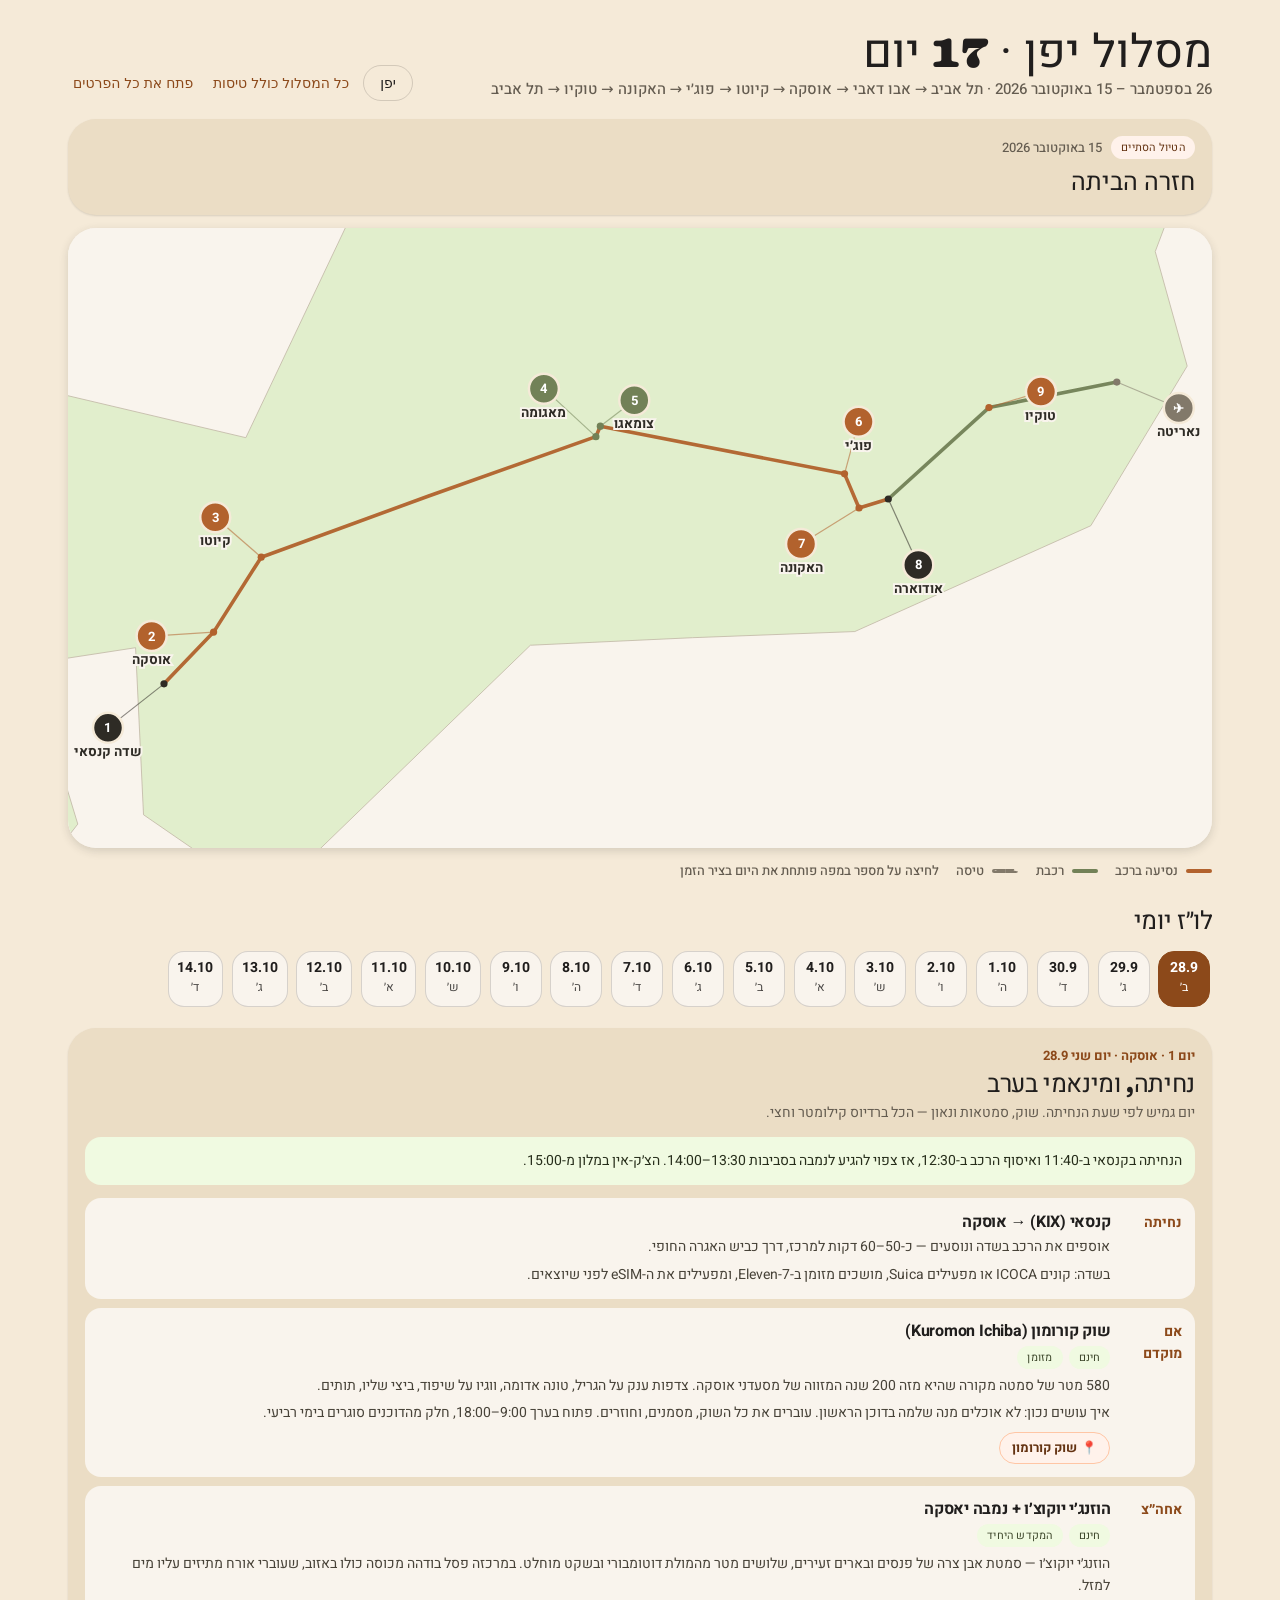
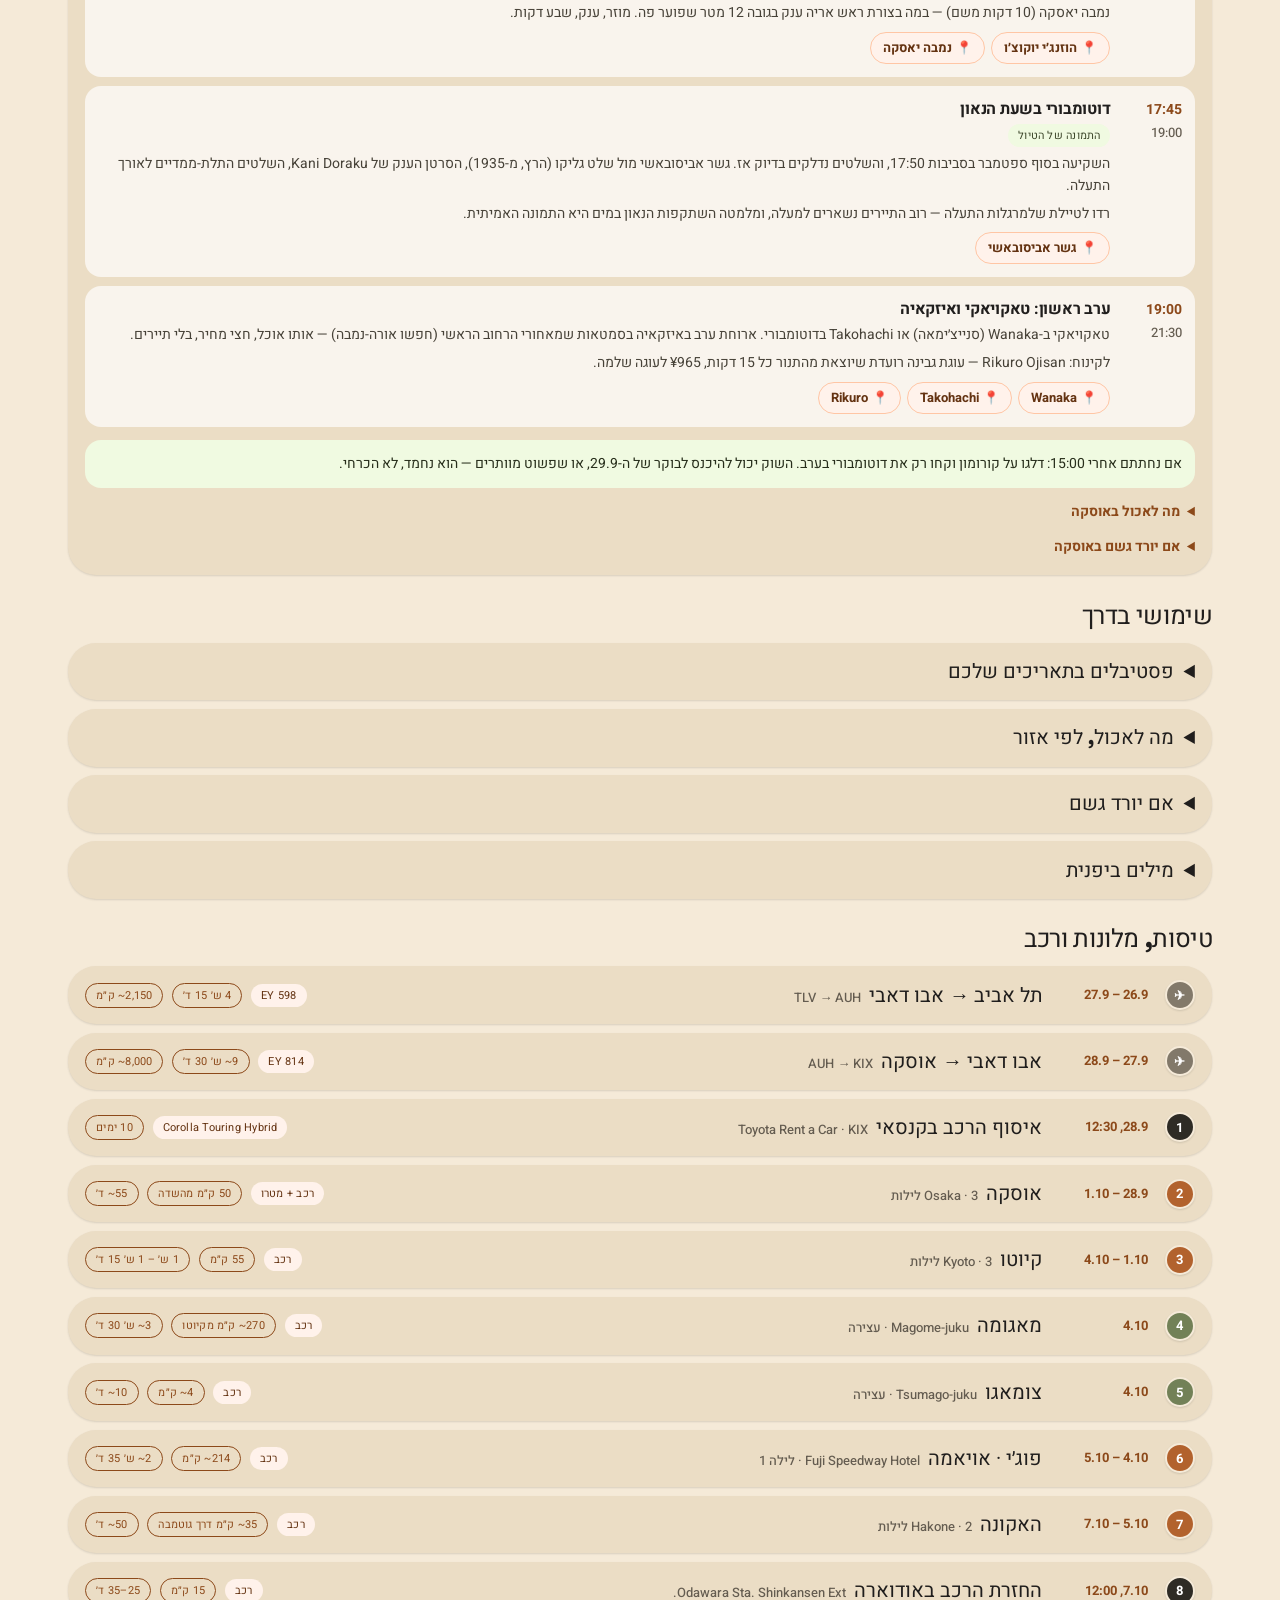
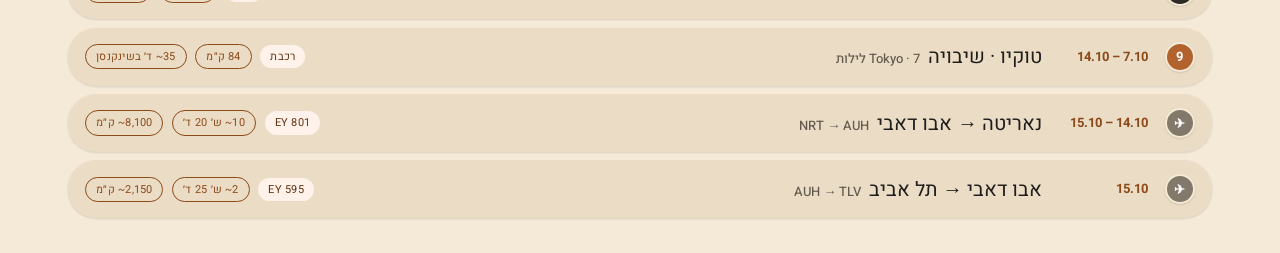
<file: site/index.html>
<!DOCTYPE html>
<html lang="he" dir="rtl">
<head>
<meta charset="utf-8">
<meta name="viewport" content="width=device-width, initial-scale=1, viewport-fit=cover">
<title>מסלול יפן · 26.9–15.10.2026</title>
<meta name="description" content="מפת מסלול אינטראקטיבית לטיול ביפן, 26 בספטמבר עד 15 באוקטובר 2026 — טיסות, נסיעות, מלונות ופרטי השכרת הרכב. עובדת בלי רשת.">
<meta name="color-scheme" content="light">
<!-- A public URL is the only way to install a PWA, but the trip does not
     belong in search results. -->
<meta name="robots" content="noindex, nofollow">
<meta name="theme-color" content="#f5ead8">
<link rel="manifest" href="manifest.webmanifest">
<link rel="icon" href="favicon.svg" type="image/svg+xml">
<!-- iOS reads neither the manifest's icons nor its display mode. -->
<link rel="apple-touch-icon" href="icons/apple-touch-icon.png">
<meta name="apple-mobile-web-app-capable" content="yes">
<meta name="apple-mobile-web-app-status-bar-style" content="default">
<meta name="apple-mobile-web-app-title" content="מסלול יפן">
<link rel="stylesheet" href="css/fonts.css">
<link rel="stylesheet" href="css/tokens.css">
<link rel="stylesheet" href="css/app.css">
</head>
<body>
<main class="wrap">
  <header class="top">
    <div>
      <h1>מסלול יפן · 17 יום</h1>
      <div class="sub">26 בספטמבר – 15 באוקטובר 2026 · תל אביב → אבו דאבי → אוסקה → קיוטו → פוג׳י → האקונה → טוקיו → תל אביב</div>
    </div>
    <!-- The long labels are the design's; the short ones keep the row from
         wrapping three deep on a phone. Only one of each pair is ever rendered. -->
    <div class="controls">
      <button type="button" class="btn btn-secondary" id="todayJump" hidden>היום</button>
      <button type="button" class="btn btn-secondary" id="viewJapan" aria-pressed="true">יפן</button>
      <button type="button" class="btn btn-ghost" id="viewWorld" aria-pressed="false">
        <span class="label-long">כל המסלול כולל טיסות</span><span class="label-short">כל המסלול</span>
      </button>
      <button type="button" class="btn btn-ghost" id="toggleAll" aria-controls="timeline" aria-expanded="false">
        <span class="label-long">פתח את כל הפרטים</span><span class="label-short">פתח הכל</span>
      </button>
    </div>
  </header>

  <div id="today"></div>

  <div id="mapbox"></div>
  <p id="mapStatus" class="sr-only" role="status" aria-live="polite">תצוגת יפן</p>

  <div class="legend">
    <span><i class="swatch swatch-car"></i> נסיעה ברכב</span>
    <span><i class="swatch swatch-train"></i> רכבת</span>
    <span><i class="swatch swatch-flight"></i> טיסה</span>
    <span>לחיצה על מספר במפה פותחת את היום בציר הזמן</span>
  </div>

  <section class="plan" id="plan" aria-labelledby="planTitle">
    <h2 class="section-title" id="planTitle">לו״ז יומי</h2>
    <div class="plan-days" id="planDays" role="tablist" aria-label="בחירת יום"></div>
    <div class="plan-day" id="planDay" role="tabpanel"></div>
  </section>

  <section id="extrasSection" aria-labelledby="extrasTitle">
    <h2 class="section-title" id="extrasTitle">שימושי בדרך</h2>
    <div id="extras"></div>
  </section>

  <h2 class="section-title">טיסות, מלונות ורכב</h2>
  <div class="tl" id="timeline"></div>
</main>

<!-- d3-geo (with its d3-array dependency) supplies the Mercator projection and
     the path generator; countries.js is the pre-converted Natural Earth
     geometry. All four are local — see tools/vendor-assets.mjs. -->
<script src="vendor/d3-array.min.js"></script>
<script src="vendor/d3-geo.min.js"></script>
<script src="data/countries.js"></script>
<script src="js/itinerary.js"></script>
<script src="js/days.js"></script>
<script src="js/guide.js"></script>
<script src="js/timeline.js"></script>
<script src="js/map.js"></script>
<script src="js/plan.js"></script>
<script src="js/extras.js"></script>
<script src="js/today.js"></script>
<script src="js/app.js"></script>
</body>
</html>
</file>
<file: site/css/fonts.css>
/* Self-hosted webfonts — the prototype linked fonts.googleapis.com, this ships
   the same faces from ./fonts so the itinerary renders with no network.
   Files and unicode ranges come from @fontsource; both families are SIL OFL 1.1
   (see fonts/LICENSE-Heebo.txt and fonts/LICENSE-Caprasimo.txt).
   Regenerate the files with `node tools/vendor-assets.mjs`. */

/* — Heebo: Hebrew body and UI text, weights 400/500/700 — */
@font-face {
  font-family: 'Heebo';
  font-style: normal;
  font-weight: 400;
  font-display: swap;
  src: url(../fonts/heebo-hebrew-400-normal.woff2) format('woff2');
  unicode-range: U+0307-0308, U+0590-05FF, U+200C-2010, U+20AA, U+25CC, U+FB1D-FB4F;
}
@font-face {
  font-family: 'Heebo';
  font-style: normal;
  font-weight: 400;
  font-display: swap;
  src: url(../fonts/heebo-latin-400-normal.woff2) format('woff2');
  unicode-range: U+0000-00FF, U+0131, U+0152-0153, U+02BB-02BC, U+02C6, U+02DA, U+02DC, U+0304, U+0308, U+0329, U+2000-206F, U+20AC, U+2122, U+2191, U+2193, U+2212, U+2215, U+FEFF, U+FFFD;
}
@font-face {
  font-family: 'Heebo';
  font-style: normal;
  font-weight: 500;
  font-display: swap;
  src: url(../fonts/heebo-hebrew-500-normal.woff2) format('woff2');
  unicode-range: U+0307-0308, U+0590-05FF, U+200C-2010, U+20AA, U+25CC, U+FB1D-FB4F;
}
@font-face {
  font-family: 'Heebo';
  font-style: normal;
  font-weight: 500;
  font-display: swap;
  src: url(../fonts/heebo-latin-500-normal.woff2) format('woff2');
  unicode-range: U+0000-00FF, U+0131, U+0152-0153, U+02BB-02BC, U+02C6, U+02DA, U+02DC, U+0304, U+0308, U+0329, U+2000-206F, U+20AC, U+2122, U+2191, U+2193, U+2212, U+2215, U+FEFF, U+FFFD;
}
@font-face {
  font-family: 'Heebo';
  font-style: normal;
  font-weight: 700;
  font-display: swap;
  src: url(../fonts/heebo-hebrew-700-normal.woff2) format('woff2');
  unicode-range: U+0307-0308, U+0590-05FF, U+200C-2010, U+20AA, U+25CC, U+FB1D-FB4F;
}
@font-face {
  font-family: 'Heebo';
  font-style: normal;
  font-weight: 700;
  font-display: swap;
  src: url(../fonts/heebo-latin-700-normal.woff2) format('woff2');
  unicode-range: U+0000-00FF, U+0131, U+0152-0153, U+02BB-02BC, U+02C6, U+02DA, U+02DC, U+0304, U+0308, U+0329, U+2000-206F, U+20AC, U+2122, U+2191, U+2193, U+2212, U+2215, U+FEFF, U+FFFD;
}

/* — Caprasimo: the display face. Latin only, so Hebrew headings fall through
     to Heebo by design — that fallback is what the prototype rendered too. — */
@font-face {
  font-family: 'Caprasimo';
  font-style: normal;
  font-weight: 400;
  font-display: swap;
  src: url(../fonts/caprasimo-latin-400-normal.woff2) format('woff2');
  unicode-range: U+0000-00FF, U+0131, U+0152-0153, U+02BB-02BC, U+02C6, U+02DA, U+02DC, U+0304, U+0308, U+0329, U+2000-206F, U+20AC, U+2122, U+2191, U+2193, U+2212, U+2215, U+FEFF, U+FFFD;
}
@font-face {
  font-family: 'Caprasimo';
  font-style: normal;
  font-weight: 400;
  font-display: swap;
  src: url(../fonts/caprasimo-latin-ext-400-normal.woff2) format('woff2');
  unicode-range: U+0100-02BA, U+02BD-02C5, U+02C7-02CC, U+02CE-02D7, U+02DD-02FF, U+0304, U+0308, U+0329, U+1D00-1DBF, U+1E00-1E9F, U+1EF2-1EFF, U+2020, U+20A0-20AB, U+20AD-20C0, U+2113, U+2C60-2C7F, U+A720-A7FF;
}
</file>
<file: site/css/tokens.css>
/* Organic — design-system tokens and component classes. This file is the source of truth for the system's look; retune it here and see readme.md. */

/* Verbatim copy of the Organic design system's styles.css, with one change: the
   upstream @import of fonts.googleapis.com is gone. The faces are self-hosted in
   fonts.css, which index.html loads first. Only Caprasimo is shipped — this page
   sets Heebo ahead of --font-body everywhere, so Figtree is never reached. */

:root {
  --color-bg: #f5ead8;
  --color-surface: #ebddc5;
  --color-text: #201e1d;
  --color-accent: #c67139;
  --color-accent-2: #7a8a5e;
  --color-divider: color-mix(in srgb, #201e1d 16%, transparent);

  /* Tonal ramps — generated in OKLCH on one shared lightness scale, so the
     same step of any role matches the others in visual value. */
  --color-neutral-100: #f9f4ed;
  --color-neutral-200: #eee7db;
  --color-neutral-300: #dcd3c4;
  --color-neutral-400: #c0b6a5;
  --color-neutral-500: #a19786;
  --color-neutral-600: #82796a;
  --color-neutral-700: #645c50;
  --color-neutral-800: #474238;
  --color-neutral-900: #2e2b25;

  --color-accent-100: #fff2eb;
  --color-accent-200: #ffe1d0;
  --color-accent-300: #ffc6a5;
  --color-accent-400: #f6a06b;
  --color-accent-500: #d67f48;
  --color-accent-600: #b2622d;
  --color-accent-700: #8c491a;
  --color-accent-800: #643312;
  --color-accent-900: #402310;

  --color-accent-2-100: #f0fae1;
  --color-accent-2-200: #e1eecc;
  --color-accent-2-300: #ccdbb2;
  --color-accent-2-400: #aebf92;
  --color-accent-2-500: #8fa073;
  --color-accent-2-600: #728157;
  --color-accent-2-700: #56633f;
  --color-accent-2-800: #3d472b;
  --color-accent-2-900: #272e1b;

  --font-heading: "Caprasimo", system-ui, sans-serif;
  --font-heading-weight: 400;
  --font-body: "Figtree", system-ui, sans-serif;

  --space-1: 4.4px;
  --space-2: 8.8px;
  --space-3: 13.2px;
  --space-4: 17.6px;
  --space-6: 26.4px;
  --space-8: 35.2px;

  --radius-sm: 8px;
  --radius-md: 16px;
  --radius-lg: 28px;

  /* Elevation — derived from the ground: soft ink-tinted shadows on a
     light theme, a hairline edge + ambient darkness on a dark one. */
  --shadow-sm: 0 1px 2px color-mix(in srgb, #2e2b25 14%, transparent);
  --shadow-md: 0 3px 10px color-mix(in srgb, #2e2b25 16%, transparent);
  --shadow-lg: 0 12px 32px color-mix(in srgb, #2e2b25 22%, transparent);
}

body {
  background: var(--color-bg);
  color: var(--color-text);
  font-family: var(--font-body);
}
h1, h2, h3, h4 { font-family: var(--font-heading); font-weight: var(--font-heading-weight); }

.washed{filter:saturate(0.6) contrast(0.85) brightness(1.1) opacity(0.94)}

/* ══════════════════════════════════════════════════════════════════════════
   Components — built with the tokens above. Plain CSS
   on plain HTML: no JavaScript, no build step. Each class is documented in
   readme.md and demonstrated in foundations/ and components/.
   ══════════════════════════════════════════════════════════════════════ */

*, *::before, *::after { box-sizing: border-box; }
body { margin: 0; font-size: 15px; line-height: 1.55; font-weight: 400; }
h1, h2, h3, h4, h5, h6 {
  font-family: var(--font-heading); font-weight: var(--font-heading-weight);
  line-height: 1.12; letter-spacing: -0.015em; margin: 0 0 var(--space-2);
}
h1 { font-size: 42px; }
h2 { font-size: 32px; }
h3 { font-size: 25px; }
h4 { font-size: 20px; }
h5 { font-size: 16px; }
h6 { font-size: 13px; }
h6 { letter-spacing: 0.08em; text-transform: uppercase; }
p { margin: 0 0 var(--space-3); }
a { color: var(--color-accent); text-underline-offset: 3px; }
img { display: block; max-width: 100%; }
figure { margin: 0; }
figcaption {
  font-size: 11px; margin-top: var(--space-1);
  color: color-mix(in srgb, var(--color-text) 55%, transparent);
}
.text-muted { color: color-mix(in srgb, var(--color-text) 55%, transparent); }
:focus { outline: none; }
:focus-visible { outline: 2px solid var(--color-accent); outline-offset: 2px; }
::selection { background: color-mix(in srgb, var(--color-accent) 30%, transparent); }

/* — rules — */
.hr {
  height: 1px; border: 0; margin: var(--space-4) 0;
  background: var(--color-divider);
}

/* — buttons — */
.btn {
  display: inline-flex; align-items: center; justify-content: center; gap: 6px;
  cursor: pointer; text-decoration: none;
  font-family: var(--font-heading); font-weight: var(--font-heading-weight);
  font-size: 14px; line-height: 1.2; color: var(--color-text); /* matches the .input's 14px —
     the pair sits side by side in sign-up rows */
  background: transparent; border: 1px solid transparent;
  padding: var(--space-2) calc(var(--space-3) * 1.2);
  border-radius: var(--radius-md);
}
.btn svg { display: block; }
.btn:disabled { opacity: 0.45; cursor: not-allowed; }
.btn-primary { background: var(--color-accent); color: var(--color-bg); }
.btn-primary:hover { background: var(--color-accent-600); }
.btn-primary:active { background: var(--color-accent-700); }
.btn-secondary { border-color: var(--color-divider); }
.btn-secondary:hover { background: color-mix(in srgb, var(--color-text) 7%, transparent); }
.btn-secondary:active { background: color-mix(in srgb, var(--color-text) 14%, transparent); }
.btn-ghost { color: var(--color-accent); padding-inline: var(--space-1); }
.btn-ghost:hover { background: color-mix(in srgb, var(--color-accent) 10%, transparent); }
.btn-ghost:active { background: color-mix(in srgb, var(--color-accent) 18%, transparent); }
.btn-icon { width: 36px; height: 36px; padding: 0; }
.btn-block { width: 100%; margin-top: var(--space-2); }

/* — forms — */
.field > label {
  display: block; font-size: 12px; margin-bottom: 5px;
  color: color-mix(in srgb, var(--color-text) 70%, transparent);
}
.input {
  width: 100%; min-height: 36px; padding: 6px 10px; font: inherit;
  font-size: 14px; color: var(--color-text); caret-color: var(--color-accent);
  background: var(--color-surface);
  border: 1px solid var(--color-divider); border-radius: var(--radius-md);
}
.input:hover { border-color: color-mix(in srgb, var(--color-text) 45%, transparent); }
.input:focus-visible { border-color: var(--color-accent); outline-offset: 0; }
textarea.input { min-height: 90px; resize: vertical; }
.radio { display: inline-flex; align-items: center; gap: 8px; cursor: pointer; font-size: 14px; }
.radio input, .seg-opt input {
  position: absolute; opacity: 0; width: 0; height: 0; pointer-events: none;
}
.radio .dot {
  width: 16px; height: 16px; flex: none; border-radius: 50%;
  border: 1.5px solid var(--color-divider);
}
.radio:hover .dot { border-color: var(--color-accent); }
.radio input:checked + .dot {
  border-color: var(--color-accent); background: var(--color-accent);
  box-shadow: inset 0 0 0 4px var(--color-bg);
}
.radio input:focus-visible + .dot { outline: 2px solid var(--color-accent); outline-offset: 2px; }
.seg {
  display: inline-flex; overflow: hidden;
  border: 1px solid var(--color-divider); border-radius: var(--radius-md);
}
.seg-opt {
  display: inline-flex; align-items: center; gap: 6px;
  padding: 7px 12px; font-size: 13px; cursor: pointer;
}
.seg-opt + .seg-opt { border-left: 1px solid var(--color-divider); }
.seg-opt:has(input:checked) { background: var(--color-accent); color: var(--color-bg); }
.seg-opt:not(:has(input:checked)):hover { background: color-mix(in srgb, var(--color-text) 7%, transparent); }
.seg-opt:has(input:focus-visible) { outline: 2px solid var(--color-accent); outline-offset: -2px; }

/* — cards — */
.card {
  display: flex; flex-direction: column; gap: var(--space-2);
  padding: var(--space-3); border-radius: var(--radius-md); background: var(--color-surface);
}
.card-kicker { font-size: 10px; letter-spacing: 0.1em; text-transform: uppercase; color: var(--color-accent); }
.card-title {
  font-family: var(--font-heading); font-weight: var(--font-heading-weight);
  font-size: 17px; line-height: 1.2;
}
.card-body { margin: 0; font-size: 13px; opacity: 0.8; flex: 1; }
.card-meta {
  display: flex; align-items: center; gap: 6px; font-size: 11px;
  color: color-mix(in srgb, var(--color-text) 50%, transparent);
}
.elev-sm { box-shadow: var(--shadow-sm); }
.elev-md { box-shadow: var(--shadow-md); }
.elev-lg { box-shadow: var(--shadow-lg); }

/* — tags — */
.tag {
  display: inline-flex; align-items: center; font-size: 11px;
  letter-spacing: 0.02em; padding: 3px 10px;
  border-radius: calc(var(--radius-md) * 0.75);
}
.tag-accent { background: var(--color-accent-100); color: var(--color-accent-800); }
.tag-accent-2 { background: var(--color-accent-2-100); color: var(--color-accent-2-800); }
.tag-neutral { background: var(--color-neutral-100); color: var(--color-neutral-800); }
.tag-outline { border: 1px solid var(--color-accent); color: var(--color-accent); }

/* — navigation — */
.nav {
  display: flex; align-items: center; gap: var(--space-4);
  padding: var(--space-3) var(--space-4);
  border-bottom: none;
}
.nav-brand {
  font-family: var(--font-heading); font-weight: var(--font-heading-weight);
  font-size: 18px; margin-right: auto;
}
.nav a { color: inherit; text-decoration: none; font-size: 14px; }
.nav a:hover, .nav a[aria-current='page'] { color: var(--color-accent); }

/* — tables — */
.table { width: 100%; border-collapse: collapse; font-size: 14px; }
.table th {
  text-align: left; font-size: 11px; letter-spacing: 0.08em; text-transform: uppercase;
  color: color-mix(in srgb, var(--color-text) 60%, transparent);
  padding: var(--space-2); border-bottom: 1px solid var(--color-divider);
}
.table td {
  padding: var(--space-2);
  border-bottom: 1px solid color-mix(in srgb, var(--color-text) 8%, transparent);
}
.table tbody tr:hover { background: color-mix(in srgb, var(--color-text) 4%, transparent); }

/* — dialog — */
.dialog-backdrop {
  position: fixed; inset: 0; display: grid; place-items: center;
  padding: var(--space-4);
  background: color-mix(in srgb, var(--color-neutral-900) 50%, transparent);
}
.dialog {
  width: min(440px, 100%); display: flex; flex-direction: column; gap: var(--space-3);
  padding: var(--space-4); border-radius: var(--radius-lg);
  background: var(--color-surface); box-shadow: var(--shadow-lg);
}
.dialog-title {
  font-family: var(--font-heading); font-weight: var(--font-heading-weight);
  font-size: 20px;
}
.dialog-body { font-size: 14px; opacity: 0.85; }
.dialog-actions { display: flex; justify-content: flex-end; gap: var(--space-2); margin-top: var(--space-2); }

/* — rounded frame: everything softens, small controls go pill — */
.card, .dialog { border-radius: calc(var(--radius-lg) * 1.15); }
.btn, .tag, .seg, .input { border-radius: 999px; }
.input { padding-inline: 14px; }
</file>
<file: site/css/app.css>
/* Route map — page styles.
   Everything here builds on css/tokens.css; no colour, spacing, radius or
   shadow is hard-coded. The map's SVG is styled through classes rather than
   attributes for the same reason, so the palette lives in one place. */

body { font-family: "Heebo", var(--font-body); background: var(--color-bg); }
h1, h2, h3, h4 { font-family: "Caprasimo", "Heebo", sans-serif; }

.wrap { max-width: 1180px; margin: 0 auto; padding: var(--space-6) var(--space-4) var(--space-8); }

.sr-only {
  position: absolute; width: 1px; height: 1px; margin: -1px; padding: 0;
  overflow: hidden; clip-path: inset(50%); white-space: nowrap; border: 0;
}

/* — header — */
header.top {
  display: flex; flex-wrap: wrap; align-items: flex-end; gap: var(--space-4);
  justify-content: space-between; margin-bottom: var(--space-4);
}
header.top h1 { font-size: clamp(30px, 4.6vw, 46px); margin: 0; letter-spacing: 0; }
.sub { font-size: 15px; color: var(--color-neutral-700); font-weight: 500; }
.controls { display: flex; flex-wrap: wrap; gap: var(--space-2); align-items: center; }
.label-short { display: none; }
/* The system's .btn is display:inline-flex, which outranks the UA rule for the
   hidden attribute — without this the "היום" button shows outside the trip. */
.btn[hidden] { display: none; }

/* — today —
   The first thing the app shows: where the trip is on the device's date. It is
   a button whenever there is a stage to jump to, a plain panel otherwise. */
.today-card {
  display: grid; gap: var(--space-2); width: 100%;
  margin-bottom: var(--space-3);
  padding: var(--space-4); border: 0; border-radius: var(--radius-lg);
  background: var(--color-surface); box-shadow: var(--shadow-sm);
  font: inherit; color: var(--color-text); text-align: right;
}
.today-card.is-link { cursor: pointer; }
.today-card.is-link:hover { background: color-mix(in srgb, var(--color-accent) 10%, transparent); }
.today-card.is-link:focus-visible { outline: 2px solid var(--color-accent); outline-offset: 2px; }
.today-head { display: flex; align-items: center; gap: var(--space-2); flex-wrap: wrap; }
.today-date { font-size: 13px; font-weight: 500; color: var(--color-neutral-700); }
.today-title { font-family: "Caprasimo", "Heebo", sans-serif; font-size: 25px; line-height: 1.15; }
.today-title small {
  font-family: "Heebo", sans-serif; font-weight: 500; font-size: 13px;
  color: var(--color-neutral-700); margin-inline-start: 8px;
}
.today-lines { display: grid; gap: 2px; font-size: 14px; color: var(--color-neutral-800); }

/* The stage the date falls in keeps its ring on the map whether or not it is
   also the selected one, so "today" and "what I just tapped" stay distinct. */
.today-ring { fill: none; stroke: var(--color-text); stroke-width: 1.5; stroke-opacity: 0.55; }

/* — map — */
#mapbox {
  background: var(--color-neutral-100); border-radius: var(--radius-lg);
  box-shadow: var(--shadow-md); overflow: hidden;
}
#mapbox svg { display: block; width: 100%; height: auto; touch-action: pan-y; }

.map-bg { fill: var(--color-neutral-100); }
.map-land { fill: var(--color-accent-2-200); stroke: var(--color-neutral-400); stroke-width: 0.8; }

.leg { fill: none; stroke-linecap: round; }
.leg-car { stroke: var(--color-accent-600); stroke-width: 3.6; stroke-opacity: 0.95; }
.leg-train { stroke: var(--color-accent-2-600); stroke-width: 3.6; stroke-opacity: 0.95; }
.leg-flight { stroke: var(--color-neutral-600); stroke-width: 2.5; stroke-opacity: 0.8; stroke-dasharray: 7 9; }

/* Each stage kind publishes its colour once, as a custom property the pin, the
   map badge and the leader line all read. */
.kind-city { --pin-color: var(--color-accent-600); }
.kind-stop { --pin-color: var(--color-accent-2-600); }
.kind-car { --pin-color: var(--color-neutral-900); }
.kind-flight { --pin-color: var(--color-neutral-600); }

/* The numerals sit on the filled pin. Organic has no pure-white role, and the
   cream ground tokens are too close to the terracotta and sage fills to stay
   legible at 13px, so white is named once here rather than inline everywhere. */
:root { --pin-ink: #fff; }

.pinbadge { cursor: pointer; }
.pinbadge .hit { fill: transparent; stroke: none; }
.map-pins .dot { fill: var(--pin-color); }
.map-pins .leader { stroke: var(--pin-color); stroke-width: 1.2; stroke-opacity: 0.55; }
/* r is set as an attribute in map.js; this only animates the hover growth,
   which needs the CSS `r` property and degrades to no animation without it. */
.pinbadge .badge {
  fill: var(--pin-color);
  stroke: var(--color-bg); stroke-width: 2.5;
  transition: r 0.15s ease;
}
.pinbadge .badge-text {
  fill: var(--pin-ink); font-family: "Heebo", sans-serif; font-weight: 700; font-size: 13px;
  pointer-events: none;
}
.pinbadge .pin-label {
  fill: var(--color-neutral-900); font-family: "Heebo", sans-serif; font-weight: 700; font-size: 13.5px;
  paint-order: stroke; stroke: var(--color-neutral-100); stroke-width: 4;
  pointer-events: none;
}
.pinbadge:hover .badge { r: 17; }
/* The selected stage and keyboard focus both ink the badge outline; focus adds
   a ring on the (otherwise invisible) touch target so it reads at a glance. */
.pinbadge.selected .badge { stroke: var(--color-text); stroke-width: 3; }
.pinbadge:focus { outline: none; }
.pinbadge:focus-visible .hit { stroke: var(--color-text); stroke-width: 2; stroke-dasharray: 3 3; }

.legend {
  display: flex; flex-wrap: wrap; gap: var(--space-4);
  margin: var(--space-3) 0 var(--space-6);
  font-size: 13px; font-weight: 500; color: var(--color-neutral-700);
}
.legend span { display: inline-flex; align-items: center; gap: 8px; }
.swatch { width: 26px; height: 0; border-top-width: 4px; border-top-style: solid; border-radius: 999px; }
.swatch-car { border-top-color: var(--color-accent-600); }
.swatch-train { border-top-color: var(--color-accent-2-600); }
.swatch-flight { border-top-color: var(--color-neutral-600); border-top-style: dashed; }

/* — day-by-day plan — */
.section-title { font-size: 25px; margin: var(--space-6) 0 var(--space-3); }
.plan { margin-bottom: var(--space-4); }
.plan-days {
  display: flex; gap: var(--space-2); overflow-x: auto; scrollbar-width: thin;
  padding: 2px 2px var(--space-2); margin-bottom: var(--space-3);
}
.plan-chip {
  flex: none; display: grid; justify-items: center; gap: 1px; min-width: 52px;
  padding: var(--space-2) var(--space-2); border-radius: var(--radius-md);
  border: 1px solid var(--color-divider); background: var(--color-neutral-100);
  font: inherit; color: var(--color-text); cursor: pointer;
}
.plan-chip:hover { background: color-mix(in srgb, var(--color-accent) 10%, var(--color-neutral-100)); }
.plan-chip:focus-visible { outline: 2px solid var(--color-accent); outline-offset: 2px; }
.plan-chip[aria-selected="true"] { background: var(--color-accent-700); border-color: var(--color-accent-700); color: var(--pin-ink); }
.plan-chip[aria-selected="true"] .plan-chip-day { opacity: 1; }
.plan-chip-date { font-weight: 700; font-size: 14px; line-height: 1.2; }
.plan-chip-day { font-size: 12px; opacity: 0.8; }

.plan-day {
  background: var(--color-surface); border-radius: var(--radius-lg); box-shadow: var(--shadow-sm);
  padding: var(--space-4);
}
.plan-kicker { font-size: 13px; font-weight: 700; color: var(--color-accent-700); }
.plan-title { font-size: 25px; margin: 4px 0; }
.plan-sub { font-size: 14px; color: var(--color-neutral-700); margin: 0; }
.plan-note {
  margin: var(--space-3) 0 0; padding: var(--space-3); border-radius: var(--radius-md);
  background: var(--color-accent-2-100); color: var(--color-accent-2-900); font-size: 14px;
}
.plan-items { list-style: none; margin: var(--space-3) 0 0; padding: 0; display: grid; gap: var(--space-2); }
.plan-item {
  display: grid; grid-template-columns: 58px 1fr; gap: var(--space-3);
  padding: var(--space-3); border-radius: var(--radius-md); background: var(--color-neutral-100);
}
.plan-item.is-now { box-shadow: inset 0 0 0 2px var(--color-accent-600); }
.plan-time {
  display: grid; align-content: start; gap: 2px;
  font-weight: 700; font-size: 14px; color: var(--color-accent-700); font-variant-numeric: tabular-nums;
}
.plan-time span + span { font-weight: 500; color: var(--color-neutral-700); font-size: 13px; }
.plan-body h4 { font-family: "Heebo", sans-serif; font-weight: 700; font-size: 16px; margin: 0 0 4px; line-height: 1.3; }
.plan-body p { font-size: 14px; color: var(--color-neutral-800); margin: 0 0 6px; }
.plan-body p:last-child { margin-bottom: 0; }
.plan-maps { display: flex; flex-wrap: wrap; gap: 6px; margin-top: 8px; }
.plan-map {
  display: inline-flex; align-items: center; gap: 4px; min-height: 32px;
  padding: 4px 12px; border-radius: 999px; text-decoration: none;
  font-size: 13px; font-weight: 600; color: var(--color-accent-800);
  background: var(--color-accent-100); border: 1px solid var(--color-accent-300);
}
.plan-map:hover { background: var(--color-accent-200); }
.plan-map:focus-visible { outline: 2px solid var(--color-accent); outline-offset: 2px; }
.plan-tags { display: flex; flex-wrap: wrap; gap: 6px; margin-bottom: 6px; }
.plan-now { margin-bottom: 4px; }
.today-more { font-size: 14px; font-weight: 700; color: var(--color-accent-700); }

.plan-fest {
  display: block; width: 100%; margin: var(--space-3) 0 0; padding: var(--space-3);
  border: 0; border-radius: var(--radius-md); background: var(--color-accent-100); color: var(--color-accent-900);
  font: inherit; font-size: 14px; text-align: right; cursor: pointer;
}
.plan-fest:hover { background: var(--color-accent-200); }
.plan-fest:focus-visible { outline: 2px solid var(--color-accent); outline-offset: 2px; }
.plan-rain { margin-top: var(--space-3); font-size: 14px; }
.plan-rain summary { cursor: pointer; font-weight: 700; color: var(--color-accent-700); }
.plan-rain ul { margin: 6px 0 0; padding-inline-start: 20px; color: var(--color-neutral-800); }

/* — on the road: festivals, rain, words — */
.extra {
  background: var(--color-surface); border-radius: var(--radius-lg); box-shadow: var(--shadow-sm);
  margin-bottom: var(--space-2);
}
.extra summary {
  cursor: pointer; padding: var(--space-3) var(--space-4); list-style-position: inside;
  font-family: "Caprasimo", "Heebo", sans-serif; font-size: 20px; border-radius: var(--radius-lg);
}
.extra summary:hover { background: color-mix(in srgb, var(--color-accent) 10%, transparent); }
.extra summary:focus-visible { outline: 2px solid var(--color-accent); outline-offset: -3px; }
.extra-body { padding: 0 var(--space-4) var(--space-4); display: grid; gap: var(--space-3); }
.extra-body h4, .fest h3, .rain-city h3 { font-family: "Heebo", sans-serif; font-weight: 700; font-size: 16px; margin: 0 0 4px; }
.extra-body p, .extra-body li { font-size: 14px; color: var(--color-neutral-800); }
.extra-body p { margin: 0 0 6px; }
.extra-body a { font-size: 14px; font-weight: 600; color: var(--color-accent-700); }
.extra-note { margin: 0; }
.fest, .rain-city { background: var(--color-neutral-100); border-radius: var(--radius-md); padding: var(--space-3); }
.fest-head { display: flex; gap: var(--space-2); align-items: center; margin-bottom: 6px; }
.fest-city { font-size: 13px; font-weight: 700; color: var(--color-neutral-700); }
.rain-city ul { margin: 0; padding-inline-start: 20px; }
.food-region { display: grid; gap: var(--space-2); }
.food-region h3 { font-size: 20px; margin: var(--space-2) 0 0; }
.food-region h3 small { font-family: "Heebo", sans-serif; font-size: 13px; font-weight: 500; color: var(--color-neutral-700); margin-inline-start: 6px; }
.dish { background: var(--color-neutral-100); border-radius: var(--radius-md); padding: var(--space-3); }
.dish-ja { font-weight: 500; font-size: 14px; color: var(--color-neutral-700); margin-inline-start: 4px; }
.extra-body .dish-where { font-size: 13px; color: var(--color-neutral-700); margin: 0; }
.words { margin: 0; display: grid; gap: var(--space-2); }
.word { background: var(--color-neutral-100); border-radius: var(--radius-md); padding: var(--space-3); }
.word dt { font-weight: 700; font-size: 17px; }
/* On its own line, large enough to show someone the screen. */
.word-ja { display: block; font-weight: 500; font-size: 18px; color: var(--color-neutral-800); margin-top: 2px; }
.word dd { margin: 2px 0 0; font-size: 14px; color: var(--color-neutral-800); }

/* — timeline — */
.pin {
  width: 28px; height: 28px; border-radius: 999px; display: grid; place-items: center;
  background: var(--pin-color); color: var(--pin-ink);
  font: 700 13px/1 "Heebo", sans-serif;
  box-shadow: var(--shadow-sm); border: 2px solid var(--color-bg);
}
.tl { display: grid; gap: var(--space-2); }
.tl-row { background: var(--color-surface); border-radius: var(--radius-lg); box-shadow: var(--shadow-sm); overflow: hidden; }
.tl-row.active { box-shadow: var(--shadow-md); }
.tl-head {
  display: grid; grid-template-columns: 34px 92px 1fr auto; gap: var(--space-3);
  align-items: center; width: 100%; text-align: right;
  background: none; border: 0; cursor: pointer;
  padding: var(--space-3) var(--space-4); font: inherit; color: var(--color-text);
}
.tl-head:hover { background: color-mix(in srgb, var(--color-accent) 10%, transparent); }
.tl-head:focus-visible { outline: 2px solid var(--color-accent); outline-offset: -3px; }
.tl-head .pin { width: 30px; height: 30px; }
.tl-date { font-size: 13px; font-weight: 700; color: var(--color-accent-700); }
.tl-title { font-family: "Caprasimo", "Heebo", sans-serif; font-size: 20px; }
.tl-title small {
  font-family: "Heebo", sans-serif; font-weight: 500; font-size: 13px;
  color: var(--color-neutral-700); margin-inline-start: 8px;
}
.tl-meta { display: flex; gap: var(--space-2); align-items: center; flex-wrap: wrap; justify-content: flex-end; }
.tl-body {
  display: none;
  padding: 0 var(--space-4) var(--space-4) calc(34px + 92px + var(--space-3) * 2 + var(--space-4));
}
.tl-row.active .tl-body { display: block; }

.tl-days { display: flex; flex-wrap: wrap; gap: var(--space-2); align-items: center; margin: 0 0 var(--space-3); }
/* Not a heading: the rows' own titles are buttons, so a heading here would
   skip levels under the section's h2. */
.tl-days-label {
  width: 100%; margin: 0; font-family: "Heebo", sans-serif; font-size: 11px; font-weight: 700;
  letter-spacing: 0.08em; color: var(--color-neutral-700);
}
.tl-day {
  font: inherit; font-size: 14px; text-align: right; cursor: pointer;
  padding: 6px var(--space-3); border-radius: 999px;
  border: 1px solid var(--color-accent-700); background: var(--color-neutral-100); color: var(--color-accent-800);
}
.tl-day b { font-weight: 700; margin-inline-end: 4px; }
.tl-day:hover { background: var(--color-accent-100); }
.tl-day:focus-visible { outline: 2px solid var(--color-accent); outline-offset: 2px; }
.facts { display: grid; grid-template-columns: repeat(auto-fit, minmax(190px, 1fr)); gap: var(--space-3); }
.fact { background: var(--color-neutral-100); border-radius: var(--radius-md); padding: var(--space-3); }
/* A label, not a heading — under the section's h2 an h5 would skip levels. */
.fact-k {
  margin: 0 0 4px; font-family: "Heebo", sans-serif; font-size: 11px; font-weight: 700;
  letter-spacing: 0.08em; text-transform: uppercase; color: var(--color-neutral-700);
}
.fact p { margin: 0; font-size: 14px; font-weight: 500; }
.fact a { font-weight: 600; color: var(--color-accent-700); }
.leg-note { font-size: 14px; color: var(--color-neutral-800); margin: 0 0 var(--space-3); }

.en { direction: ltr; unicode-bidi: isolate; display: inline-block; }


/* — contrast —
   Organic paints ghost buttons and outlined tags in --color-accent, which on
   the cream ground and the sand surface comes to roughly 2.6–2.9:1. That clears
   the system's 3:1 target for chrome, but these are both real text at 11–14px,
   which needs 4.5:1. The system's own rule covers the case: "for paragraph-size
   text in the accent use a deep ramp step (--color-accent-700) rather than the
   accent itself". Revert these three declarations to go back to the prototype's
   lighter terracotta. */
.btn-ghost { color: var(--color-accent-700); }
.tag-outline { color: var(--color-accent-700); border-color: var(--color-accent-700); }

/* — phone — */
@media (max-width: 720px) {
  /* Two columns: the pin runs down the left, the date and title stack beside
     it, and the tags take a full row of their own underneath. */
  .tl-head { grid-template-columns: 30px 1fr; row-gap: 6px; align-items: start; }
  .tl-head .pin { grid-area: 1 / 1 / 3 / 2; }
  .tl-date { grid-area: 1 / 2 / 2 / 3; align-self: center; }
  .tl-title { grid-area: 2 / 2 / 3 / 3; font-size: 18px; }
  .tl-title small { display: block; margin-inline-start: 0; margin-top: 2px; }
  .tl-meta { grid-area: 3 / 1 / 4 / -1; justify-content: flex-start; }
  .tl-body { padding-inline: var(--space-4); }
}
@media (max-width: 560px) {
  .wrap { padding-inline: var(--space-3); }
  .label-long { display: none; }
  .label-short { display: inline; }
  .pinbadge .pin-label { font-size: 12px; stroke-width: 3.5; }
  .pinbadge .badge-text { font-size: 12px; }
  .facts { grid-template-columns: 1fr; }
  .plan-day { padding: var(--space-3); }
  .plan-item { grid-template-columns: 48px 1fr; gap: var(--space-2); padding: var(--space-2) var(--space-3); }
}

@media (prefers-reduced-motion: reduce) {
  .pinbadge .badge { transition: none; }
}
</file>
